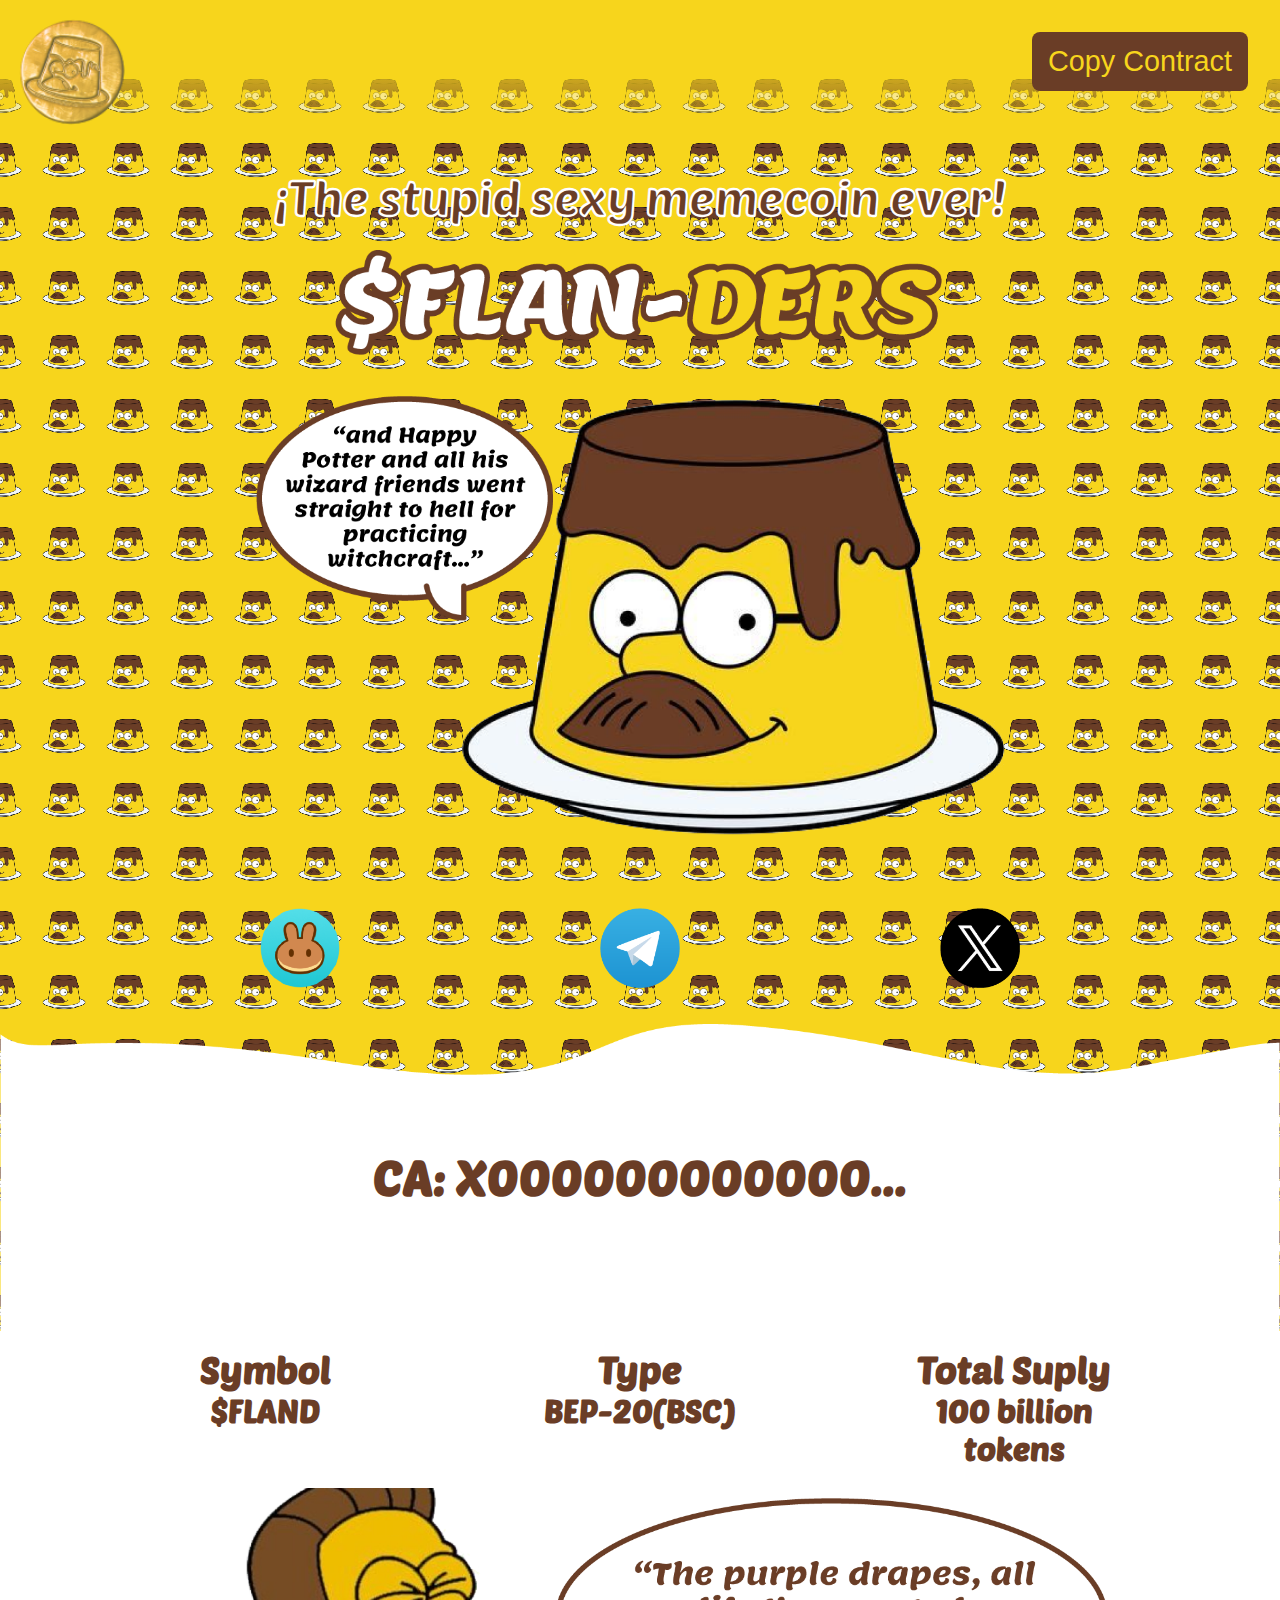
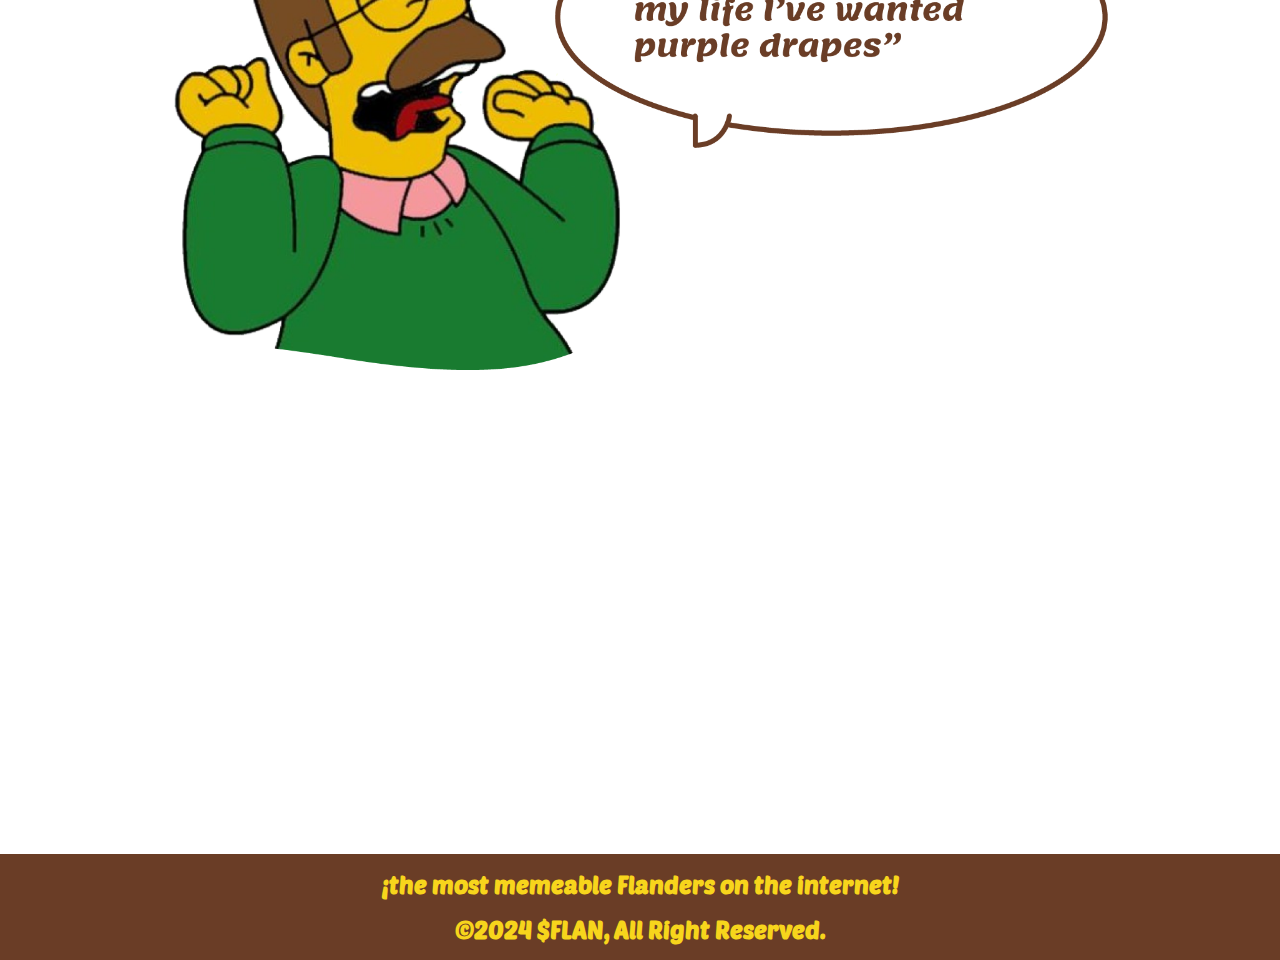
<file: index.html>
<!DOCTYPE html>
<html lang="en">
<head>
    <meta charset="UTF-8">
    <meta name="viewport" content="width=device-width, initial-scale=1.0">
    <link rel="stylesheet" type="text/css" href="CSS/style.css">
    <!--google font style-->
    <link rel="preconnect" href="https://fonts.googleapis.com">
<link rel="preconnect" href="https://fonts.gstatic.com" crossorigin>
<link href="https://fonts.googleapis.com/css2?family=Poetsen+One&display=swap" rel="stylesheet">
    <title>$FLANDERS Meme Coin on SmartChain</title>
</head>
<body>
    <main class="container_bg">
        <header>
            <nav class="nav">
                <img class="logo_img" src="IMG/FLANDER-COIN-MEME-IMAG-LOGO-100x100px-GOLD2.png" alt="">
                <button class="button" onclick="copiarContenido()">Copy Contract</button>
            </nav>
        </header>
        <section class="main_container">
            <h1 class="poetsen-one-regular title_h1 h1">¡The stupid sexy memecoin ever!</h1>
            <img class="img_main" src="IMG/FLANDER-COIN-MEME-IMAG-LOGO-01.png" alt="flanders coin meme Solana"></img>
            <section class="">
                <ul class="container_rss">
                    <li><a href="https://pancakeswap.finance/"><img class="img_logo-rss" src="IMG/logo-pankeswap-01.png" alt=""></a></li>
                    <li><a href="https://web.telegram.org/"><img class="img_logo-rss" src="IMG/logo-telegran-01.png" alt=""></a></li>
                    <li><a href="https://x.com/home"><img class="img_logo-rss" src="IMG/logo-twitter-01.png" alt=""></a></li>
                </ul>
            </section>
            <section class="container_info">
                <img class="info_img" src="IMG/section-background-white-01.png" alt="flanders">
                <h2 id="miTexto" class="poetsen-one-regular h1-2 h2">CA: X000000000000...</h2>
            </section>
            <section class="container_info-2">
                <ul class="poetsen-one-regular h1-2 lista_ul">
                    <li class="lista"><h3>Symbol</h3><p>$FLAND</p></li>
                    <li class="lista"><h3>Type</h3><p>BEP-20(BSC)</p></li>
                    <li class="lista"><h3>Total Suply</h3><p>100 billion tokens</p></li>
                </ul>
            </section>
            <article class="container_info-2">
                <img class="info_img" src="IMG/Recurso 6.png" alt="">
            </article>
            <article class="container_info-3">
            </article>
        </section>
        <footer class="footer">
            <article class="poetsen-one-regular">
                <h3 class="h3">¡the most memeable Flanders on the internet!</h3>
                <h3 class="h3">©2024 $FLAN, All Right Reserved.</h3>
            </article>
        </footer>
    </main>
</body>
<script>
    let texto = document.getElementById('miTexto').innerHTML;
    const copiarContenido = async () => {
      try {
        await navigator.clipboard.writeText(texto);
        console.log('Contenido copiado al portapapeles');
      } catch (err) {
        console.error('Error al copiar: ', err);
      } alert("Contract copied.");
    }
  </script>
</html>
</file>
<file: CSS/style.css>
* {
    padding: 0;
    margin: 0;
    box-sizing: border-box;
  }
body {
    font-size: 16px;
    color: #212121;
    background-color: #f7d51c;
    text-decoration: none;
}
.footer {
    width: 100%;
    height: auto;
    display: flex;
    align-items: center;
    justify-content: center;
    background-color: #6a3d26;
    color: #f7d51c;
}
.nav {
    width: 100%;
    height: auto;
    display: flex;
    padding: 1rem;
    justify-content: space-between;
    background: rgb(247,213,28);
    background: linear-gradient(180deg, rgba(247,213,28,1) 35%, rgba(254,255,0,0) 100%);
}
.logo_img {
    width: 7rem;
    height: auto;
}
.button {
    height: fit-content;
    display: inline-block;
    font-size: 1.8rem;
    margin: 1rem;
    padding: 0.8rem 1rem 0.8rem 1rem;
    background-color: #6a3d26;
    color: #f7d51c;
    text-align: center;
    text-decoration: none;
    cursor: pointer;
    border: #f7d51c;
    border-radius: 0.5rem;
}
.poetsen-one-regular {
    font-family: "Poetsen One", sans-serif;
    font-weight: bolder;
    font-style: normal;
}  
.main_container {
    width: 100%;
    height: 100%;
    display: flex;
    flex-direction: column;
}
.title_h1 {
    padding: 0.5rem 0.5rem;
}
.h1 {
    font-size: 3rem;
    -webkit-text-fill-color: #6a3d26;
    width: auto;
    text-align: center;
    align-self: center;
    margin: 1rem 1rem;
    -webkit-text-stroke: 0.05rem #ffffff;
    list-style: none;
}
.h1-2 {
    font-size: 3rem;
    -webkit-text-fill-color: #6a3d26;
    width: auto;
    text-align: center;
    align-self: center;
    margin: 1rem 1rem;
    list-style: none;
}
.h2 {
    font-size: 3rem;
    display: block;
    position: absolute;
    margin: 1rem  1rem;
}
.h3 {
    font-size: 1.5rem;
    text-align: center;
    margin: 1rem;
}
.img_main {
    width: 60%;
    align-self: center;
}
.container_bg {
    width: 100%;
    height: auto;
    position: relative;
    overflow: hidden;
    background: url('../IMG/FLANDER-COIN-MEME-IMAG-LOGO-02-MINI.png') repeat top/5%;
    animation: moveUp 70s linear infinite;
}
/* BG IMG MOVING*/
@keyframes moveUp {
    0% {
        background-position: 0% 100%;
      }
      100% {
        background-position: 0% 0%;
      }
}
.container_rss {
    list-style: none;
    display: flex;
    justify-content: space-evenly;
    margin-bottom: 2rem;
}
.img_logo-rss {
    width: 80px;
    height: auto;
}
.container_info {
    width: 100%;
    list-style: none;
    display: flex;
    justify-content: space-evenly;
}
.container_info-2 {
    background-color: #ffffff;
}
.container_info-3 {
    width: 100%;
    background: url(https://media.giphy.com/media/v1.Y2lkPTc5MGI3NjExZTh4dDJvaWZ0MnhxeDJscXFlMGk0amQ2eWFiNzBzeHhzcW5yemtlYSZlcD12MV9pbnRlcm5hbF9naWZfYnlfaWQmY3Q9Zw/hGB5RMigOfkY0/giphy.gif);
    background-size: cover;
    background-position: center;
    height: 480px;
    padding: 0;
    margin: 0;
    background-color: #ffffff;
}
.info_img {
    width: 100%;
    height: auto;
}
.lista_ul {
    font-size: 2rem;
    display: flex;
    align-items: baseline;
    justify-content: space-evenly;
}
.lista {
    width: 20%;
    height: auto;
}
.giphy-embed {
    width: 100%;
}
/* MOBILE CONF. MAX 600PX */
@media only screen and (max-width: 600px) {
    .nav {
        padding: 0.5rem;
        justify-content: end;
    }
    .title_h1 {
        font-size: 2rem;
        -webkit-text-fill-color: #6a3d26;
        width: auto;
        text-align: center;
        align-self: center;
        margin: 1rem 1rem;
        -webkit-text-stroke: 0.02rem #ffffff;
        list-style: none;
    }
    .img_main {
        width: 90%;
        align-self: center;
    }
    .img_logo-rss {
        width: 70px;
        height: auto;
    }
    .container_bg {
        width: 100%;
        height: auto;
        position: relative;
        overflow: hidden;
        background: url('../IMG/FLANDER-COIN-MEME-IMAG-LOGO-02-MINI.png') repeat top/20%;
        animation: moveUp 40s linear infinite;
    }
    .button {
        width: inherit;
        height: fit-content;
        display: inline-block;
        font-size: 1rem;
        font-weight: bold;
        padding: 1rem;
        background-color: #6a3d26;
        color: #f7d51c;
        text-align: center;
        text-decoration: none;
        cursor: pointer;
    }
    .h2 {
        font-size: 1.5rem;
        display: block;
        position: absolute;
        margin: 1rem  1rem;
    }
    .lista_ul {
        font-size: 0.8rem;
        display: flex;
        justify-content: space-evenly;
        align-items: end;
        flex-direction: row;
        flex-wrap: wrap;
    }
    .lista {
        width: 35%;
        height: auto;
        margin: 1rem;
    }
    .container_info-3 {
        width: 100%;
        background: url(https://media.giphy.com/media/v1.Y2lkPTc5MGI3NjExZTh4dDJvaWZ0MnhxeDJscXFlMGk0amQ2eWFiNzBzeHhzcW5yemtlYSZlcD12MV9pbnRlcm5hbF9naWZfYnlfaWQmY3Q9Zw/hGB5RMigOfkY0/giphy.gif);
        background-size: cover;
        background-position: center;
        height: 200px;
        padding: 0;
        margin: 0;
        background-color: #ffffff;
    }    
}
</file>
